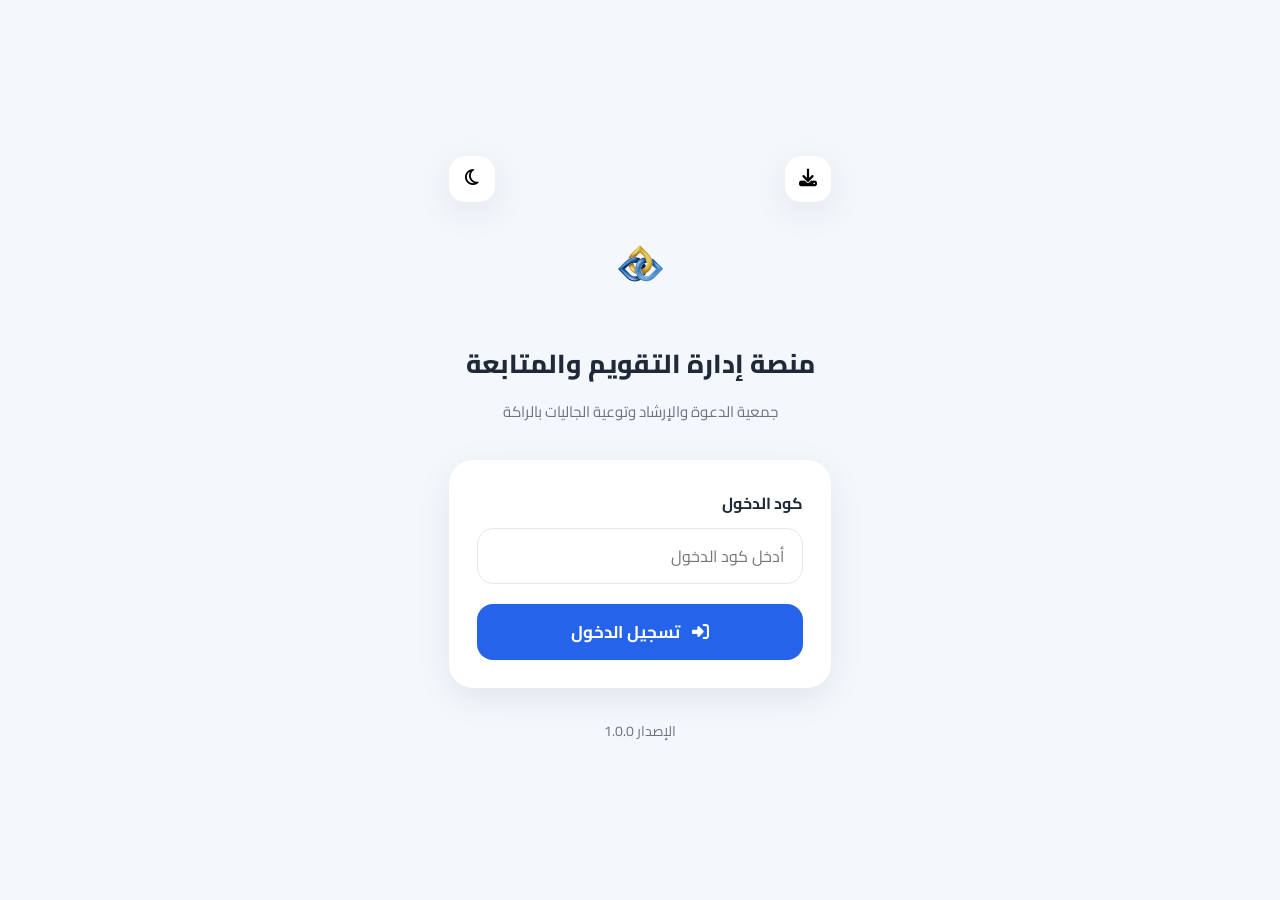
<file: index.html>
<!DOCTYPE html>
<html lang="ar" dir="rtl">

<head>

    <meta charset="UTF-8">

    <meta name="viewport" content="width=device-width, initial-scale=1.0">

    <title>منصة إدارة التقويم والمتابعة</title>

    <link rel="preconnect" href="https://fonts.googleapis.com">

    <link rel="preconnect" href="https://fonts.gstatic.com" crossorigin>

    <link href="https://fonts.googleapis.com/css2?family=Cairo:wght@300;400;600;700;800&display=swap" rel="stylesheet">

    <link rel="stylesheet"
        href="https://cdnjs.cloudflare.com/ajax/libs/font-awesome/6.7.2/css/all.min.css">

    <link rel="stylesheet" href="css/common.css">

    <link rel="stylesheet" href="css/login.css">
    <link rel="stylesheet" href="css/ui.css">

</head>

<body>

    <div class="login-page">

        <!-- Header -->

        <header class="top-bar">

            <button id="installBtn" class="icon-btn">

                <i class="fa-solid fa-download"></i>

            </button>

            <button id="themeBtn" class="icon-btn">

                <i class="fa-regular fa-moon"></i>

            </button>

        </header>

        <!-- Logo -->

        <div class="logo-box">

            <img src="assets/logo.png" alt="شعار الجمعية">

        </div>

        <!-- Title -->

        <div class="title-box">

            <h1>

                منصة إدارة التقويم والمتابعة

            </h1>

            <p>

                جمعية الدعوة والإرشاد وتوعية الجاليات بالراكة

            </p>

        </div>

        <!-- Login Card -->

        <section class="login-card">

            <label>

                كود الدخول

            </label>

            <input

                id="loginCode"

                type="password"

                maxlength="10"

                placeholder="أدخل كود الدخول">

            <button id="loginBtn">

                <i class="fa-solid fa-right-to-bracket"></i>

                تسجيل الدخول

            </button>

        </section>

        <!-- Footer -->

        <footer>

            الإصدار 1.0.0

        </footer>

    </div>

    <script src="js/config.js"></script>

    <script src="js/common.js"></script>

    <script src="js/auth.js"></script>

</body>

</html>
</file>
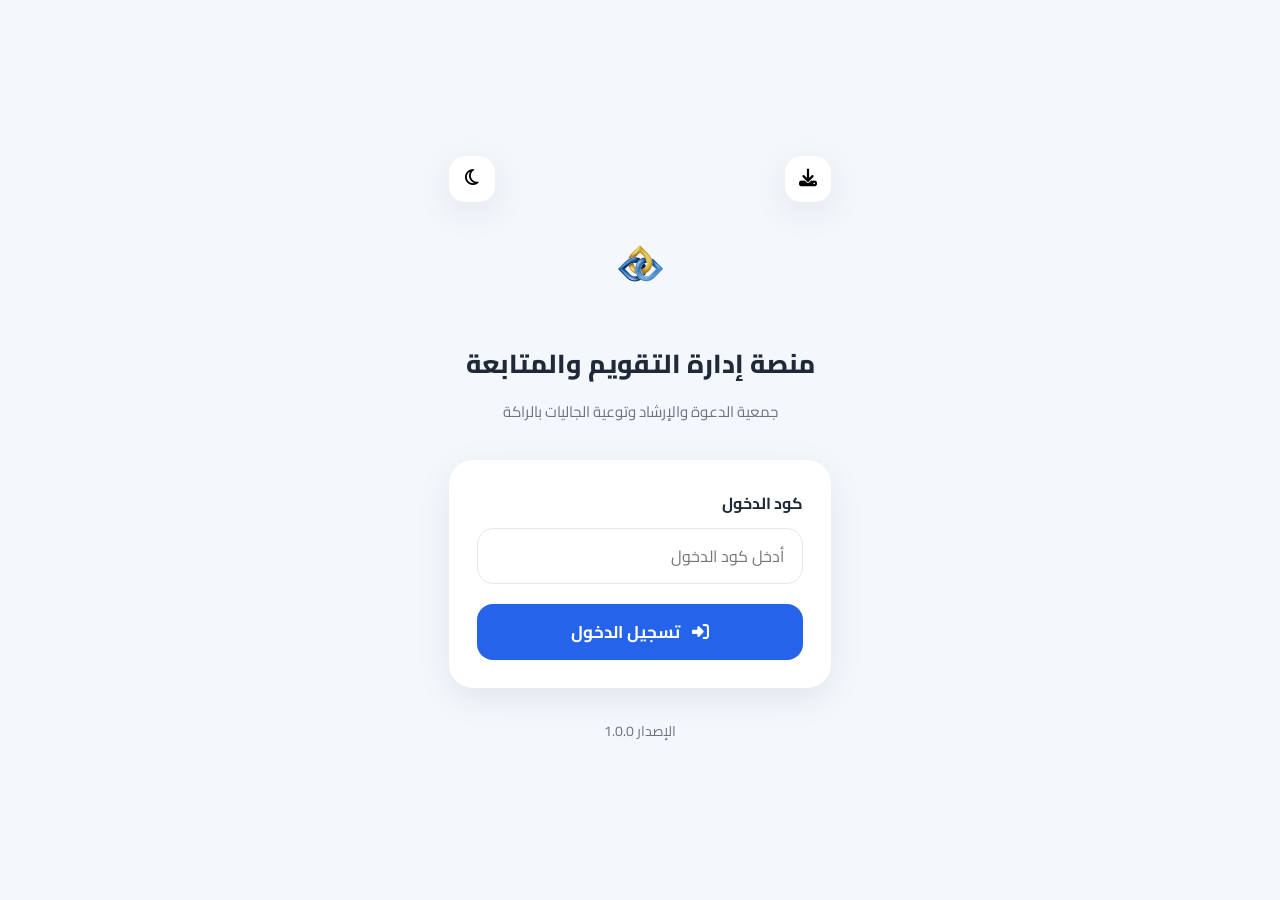
<file: dashboard.html>
<!DOCTYPE html>
<html lang="ar" dir="rtl">

<head>

    <meta charset="UTF-8">

    <meta name="viewport" content="width=device-width, initial-scale=1.0">

    <title>لوحة مدير النظام</title>

    <!-- Google Font -->
    <link rel="preconnect" href="https://fonts.googleapis.com">

    <link rel="preconnect" href="https://fonts.gstatic.com" crossorigin>

    <link href="https://fonts.googleapis.com/css2?family=Cairo:wght@300;400;600;700;800&display=swap" rel="stylesheet">

    <!-- Font Awesome -->
    <link rel="stylesheet"
        href="https://cdnjs.cloudflare.com/ajax/libs/font-awesome/6.7.2/css/all.min.css">

    <!-- CSS -->
    <link rel="stylesheet" href="css/common.css">

    <link rel="stylesheet" href="css/dashboard.css">

</head>

<body>

<div class="dashboard">

    <!-- ================= Header ================= -->

    <header class="header">

        <div class="header-left">

            <img
                src="assets/logo.png"
                alt="Logo"
                class="logo">

        </div>

        <div class="header-center">

            <h1>

                منصة إدارة التقويم والمتابعة

            </h1>

            <span>

                مدير النظام

            </span>

        </div>

        <div class="header-right">

            <button
                id="themeBtn"
                class="icon-btn">

                <i class="fa-regular fa-moon"></i>

            </button>

        </div>

    </header>

    <!-- ================= Date ================= -->

    <section class="datetime-card">

        <div class="time-box">

            <i class="fa-regular fa-clock"></i>

            <div>

                <h2 id="clock">

                    --:--

                </h2>

                <span id="day">

                    الأحد

                </span>

            </div>

        </div>

        <div class="date-box">

            <i class="fa-regular fa-calendar"></i>

            <div>

                <h3 id="date">

                    --

                </h3>

                <span id="hijri">

                    --

                </span>

            </div>

        </div>

    </section>

    <!-- ================= Statistics ================= -->

    <section class="stats">

        <div class="stat-card">

            <div class="stat-icon blue">

                <i class="fa-solid fa-file-lines"></i>

            </div>

            <h2 id="reportsCount">

                0

            </h2>

            <p>

                التقارير

            </p>

        </div>

        <div class="stat-card">

            <div class="stat-icon green">

                <i class="fa-solid fa-users"></i>

            </div>

            <h2 id="employeesCount">

                0

            </h2>

            <p>

                الموظفون

            </p>

        </div>

        <div class="stat-card">

            <div class="stat-icon orange">

                <i class="fa-solid fa-calendar-week"></i>

            </div>

            <h2 id="weekReports">

                0

            </h2>

            <p>

                هذا الأسبوع

            </p>

        </div>

    </section>

    <!-- ================= Last Reports ================= -->

    <section class="reports-card">

        <div class="section-title">

            <h3>

                آخر التقارير

            </h3>

        </div>

        <div id="reportsList">

        </div>

    </section>

</div>

<!-- ================= Bottom Navigation ================= -->

<nav class="bottom-nav">

    <a
        href="dashboard.html"
        class="active">

        <i class="fa-solid fa-house"></i>

        <span>

            الرئيسية

        </span>

    </a>

    <a href="reports.html">

        <i class="fa-solid fa-file-lines"></i>

        <span>

            التقارير

        </span>

    </a>

    <a href="employees.html">

        <i class="fa-solid fa-users"></i>

        <span>

            الموظفون

        </span>

    </a>

    <a href="settings.html">

        <i class="fa-solid fa-gear"></i>

        <span>

            الإعدادات

        </span>

    </a>

</nav>

<script src="js/config.js"></script>

<script src="js/common.js"></script>

<script src="js/api.js"></script>

<script src="js/ui.js"></script>
    
<script src="js/dashboard.js"></script>
</body>

</html>
</file>
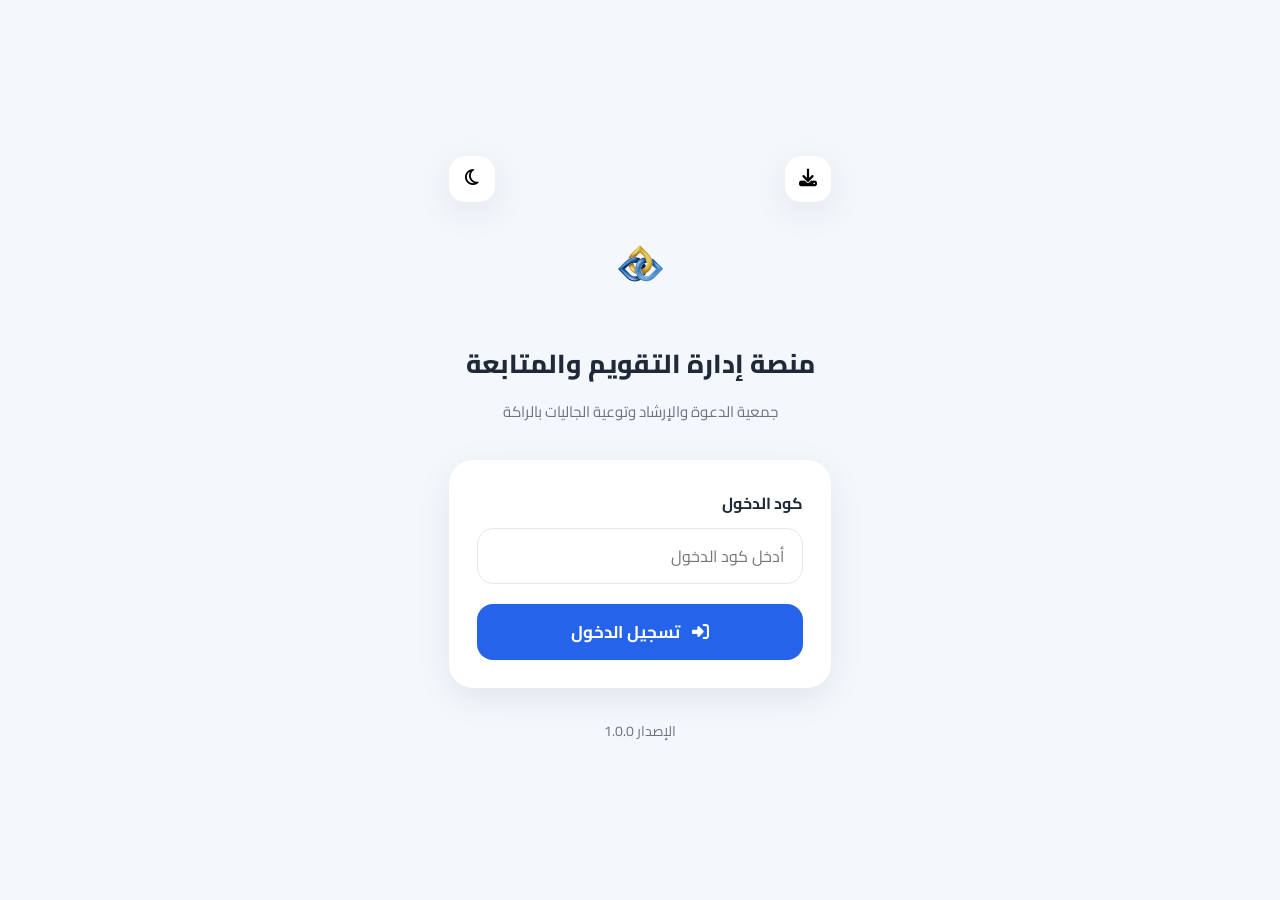
<file: employee.html>
<!DOCTYPE html>
<html lang="ar" dir="rtl">

<head>

<meta charset="UTF-8">

<meta name="viewport" content="width=device-width, initial-scale=1.0">

<title>واجهة الموظف</title>

<link rel="preconnect" href="https://fonts.googleapis.com">

<link rel="preconnect" href="https://fonts.gstatic.com" crossorigin>

<link href="https://fonts.googleapis.com/css2?family=Cairo:wght@300;400;600;700;800&display=swap" rel="stylesheet">

<link rel="stylesheet"
href="https://cdnjs.cloudflare.com/ajax/libs/font-awesome/6.7.2/css/all.min.css">

<link rel="stylesheet" href="css/common.css">

<link rel="stylesheet" href="css/employee.css">

</head>

<body>

<div class="employee-page">

<header class="header">

<div class="header-left">

<img
src="assets/logo.png"
class="logo">

</div>

<div class="header-center">

<h1>

منصة إدارة التقويم والمتابعة

</h1>

<span id="employeeName">

الموظف

</span>

</div>

<div class="header-right">

<button
class="icon-btn"
id="themeBtn">

<i class="fa-regular fa-moon"></i>

</button>

</div>

</header>

<section class="datetime-card">

<div class="time-box">

<i class="fa-regular fa-clock"></i>

<div>

<h2 id="clock">

--:--

</h2>

<span id="day">

الأحد

</span>

</div>

</div>

<div class="date-box">

<i class="fa-regular fa-calendar"></i>

<div>

<h3 id="date">

--

</h3>

<span id="hijri">

--

</span>

</div>

</div>

</section>

<section class="action-card">

<button id="newReport">

<i class="fa-solid fa-file-circle-plus"></i>

<span>

رفع تقرير جديد

</span>

</button>

</section>

<section class="messages-card">

<div class="section-title">

<h3>

رسائل الإدارة

</h3>

</div>

<div id="messagesList">

</div>

</section>

<section class="profile-card">

<div class="section-title">

<h3>

حسابي

</h3>

</div>

<div class="profile-item">

<span>

الاسم

</span>

<strong id="profileName">

—

</strong>

</div>

<div class="profile-item">

<span>

القسم

</span>

<strong id="profileDepartment">

—

</strong>

</div>

<div class="profile-item">

<span>

المسمى الوظيفي

</span>

<strong id="profileJob">

—

</strong>

</div>

</section>

</div>

<nav class="bottom-nav">

<a
href="employee.html"
class="active">

<i class="fa-solid fa-house"></i>

<span>

الرئيسية

</span>

</a>

<a href="reports.html">

<i class="fa-solid fa-file-lines"></i>

<span>

رفع تقرير

</span>

</a>

<a href="#">

<i class="fa-solid fa-envelope"></i>

<span>

الرسائل

</span>

</a>

<a href="#">

<i class="fa-solid fa-user"></i>

<span>

حسابي

</span>

</a>

</nav>

<script src="js/config.js"></script>

<script src="js/common.js"></script>

<script src="js/api.js"></script>

<script src="js/employee.js"></script>

</body>

</html>
</file>
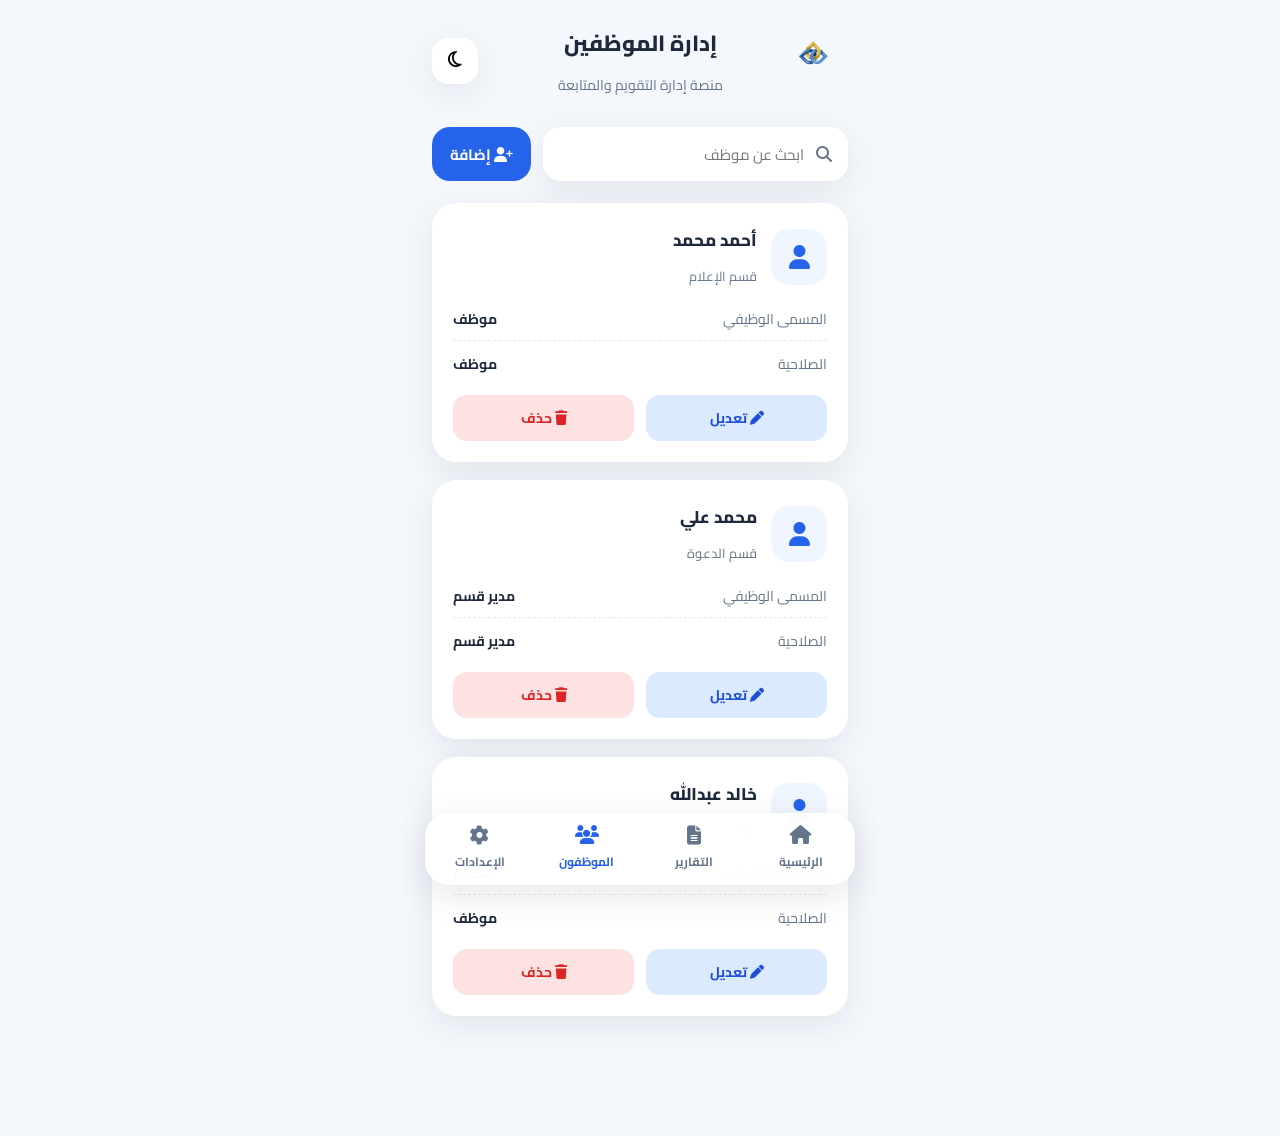
<file: employees.html>
<!DOCTYPE html>
<html lang="ar" dir="rtl">

<head>

<meta charset="UTF-8">

<meta name="viewport" content="width=device-width, initial-scale=1.0">

<title>إدارة الموظفين</title>

<link rel="preconnect" href="https://fonts.googleapis.com">

<link rel="preconnect" href="https://fonts.gstatic.com" crossorigin>

<link href="https://fonts.googleapis.com/css2?family=Cairo:wght@300;400;600;700;800&display=swap" rel="stylesheet">

<link rel="stylesheet"
href="https://cdnjs.cloudflare.com/ajax/libs/font-awesome/6.7.2/css/all.min.css">

<link rel="stylesheet" href="css/common.css">

<link rel="stylesheet" href="css/employees.css">

</head>

<body>

<div class="employees-page">

<header class="header">

<div class="header-left">

<img
src="assets/logo.png"
class="logo"
alt="Logo">

</div>

<div class="header-center">

<h1>

إدارة الموظفين

</h1>

<span>

منصة إدارة التقويم والمتابعة

</span>

</div>

<div class="header-right">

<button
id="themeBtn"
class="icon-btn">

<i class="fa-regular fa-moon"></i>

</button>

</div>

</header>

<section class="search-box">

<div class="search-input">

<i class="fa-solid fa-magnifying-glass"></i>

<input

type="text"

id="searchEmployee"

placeholder="ابحث عن موظف">

</div>

<button id="addEmployee">

<i class="fa-solid fa-user-plus"></i>

إضافة

</button>

</section>

<section id="employeesList">

<!-- بطاقات الموظفين -->

</section>

</div>

<nav class="bottom-nav">

<a href="dashboard.html">

<i class="fa-solid fa-house"></i>

<span>

الرئيسية

</span>

</a>

<a href="reports.html">

<i class="fa-solid fa-file-lines"></i>

<span>

التقارير

</span>

</a>

<a
href="employees.html"
class="active">

<i class="fa-solid fa-users"></i>

<span>

الموظفون

</span>

</a>

<a href="settings.html">

<i class="fa-solid fa-gear"></i>

<span>

الإعدادات

</span>

</a>

</nav>

<script src="js/config.js"></script>

<script src="js/common.js"></script>

<script src="js/api.js"></script>

<script src="js/employees.js"></script>

</body>

</html>
</file>
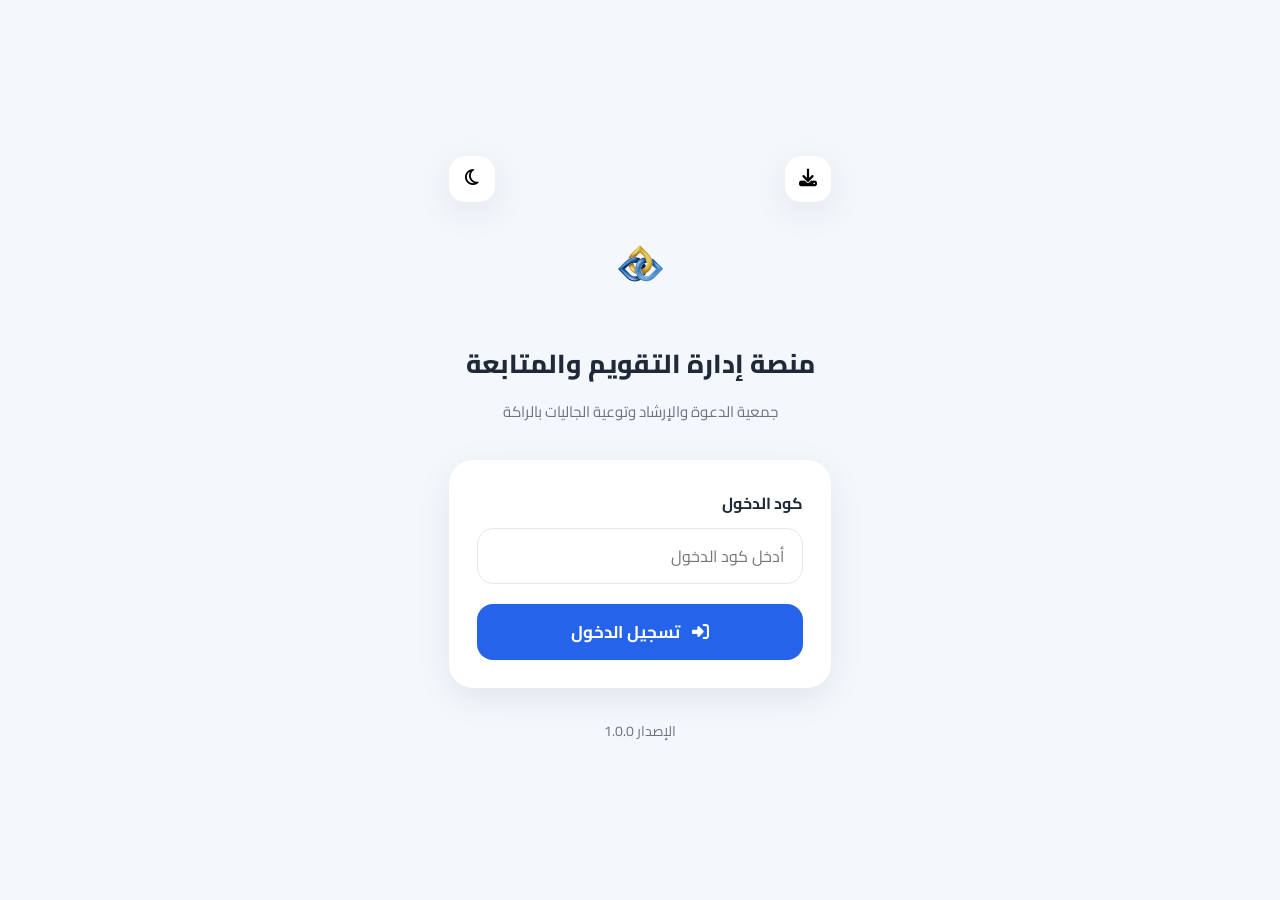
<file: managers.html>
<!DOCTYPE html>
<html lang="ar" dir="rtl">

<head>

    <meta charset="UTF-8">

    <meta name="viewport" content="width=device-width, initial-scale=1.0">

    <title>مدير القسم</title>

    <!-- Google Font -->
    <link rel="preconnect" href="https://fonts.googleapis.com">

    <link rel="preconnect" href="https://fonts.gstatic.com" crossorigin>

    <link href="https://fonts.googleapis.com/css2?family=Cairo:wght@300;400;600;700;800&display=swap" rel="stylesheet">

    <!-- Font Awesome -->
    <link rel="stylesheet"
        href="https://cdnjs.cloudflare.com/ajax/libs/font-awesome/6.7.2/css/all.min.css">

    <!-- CSS -->
    <link rel="stylesheet" href="css/common.css">
    <link rel="stylesheet" href="css/managers.css">

</head>

<body>

<div class="dashboard">

    <!-- Header -->

    <header class="header">

        <div class="header-left">

            <img src="assets/logo.png" class="logo" alt="Logo">

        </div>

        <div class="header-center">

            <h1>

                منصة إدارة التقويم والمتابعة

            </h1>

            <span id="departmentName">

                مدير قسم الإعلام

            </span>

        </div>

        <div class="header-right">

            <button class="icon-btn" id="themeBtn">

                <i class="fa-regular fa-moon"></i>

            </button>

        </div>

    </header>

    <!-- Time -->

    <section class="datetime-card">

        <div class="time-box">

            <i class="fa-regular fa-clock"></i>

            <div>

                <h2 id="clock">

                    --:--

                </h2>

                <span id="day">

                    الأحد

                </span>

            </div>

        </div>

        <div class="date-box">

            <i class="fa-regular fa-calendar"></i>

            <div>

                <h3 id="date">

                    --

                </h3>

                <span id="hijri">

                    --

                </span>

            </div>

        </div>

    </section>

    <!-- Statistics -->

    <section class="stats">

        <div class="stat-card">

            <div class="stat-icon blue">

                <i class="fa-solid fa-file-lines"></i>

            </div>

            <h2 id="reportsCount">

                0

            </h2>

            <p>

                تقارير القسم

            </p>

        </div>

        <div class="stat-card">

            <div class="stat-icon green">

                <i class="fa-solid fa-users"></i>

            </div>

            <h2 id="employeesCount">

                0

            </h2>

            <p>

                موظفو القسم

            </p>

        </div>

        <div class="stat-card">

            <div class="stat-icon orange">

                <i class="fa-solid fa-calendar-week"></i>

            </div>

            <h2 id="weekReports">

                0

            </h2>

            <p>

                هذا الأسبوع

            </p>

        </div>

    </section>

    <!-- Latest Reports -->

    <section class="reports-card">

        <div class="section-title">

            <h3>

                آخر تقارير القسم

            </h3>

        </div>

        <div id="reportsList">

        </div>

    </section>

</div>

<!-- Bottom Navigation -->

<nav class="bottom-nav">

    <a href="managers.html" class="active">

        <i class="fa-solid fa-house"></i>

        <span>

            الرئيسية

        </span>

    </a>

    <a href="reports.html">

        <i class="fa-solid fa-file-lines"></i>

        <span>

            التقارير

        </span>

    </a>

    <a href="employee.html">

        <i class="fa-solid fa-users"></i>

        <span>

            الموظفون

        </span>

    </a>

    <a href="index.html">

        <i class="fa-solid fa-right-from-bracket"></i>

        <span>

            خروج

        </span>

    </a>

</nav>

<script src="js/config.js"></script>

<script src="js/common.js"></script>

<script src="js/api.js"></script>

<script src="js/managers.js"></script>

</body>

</html>
</file>
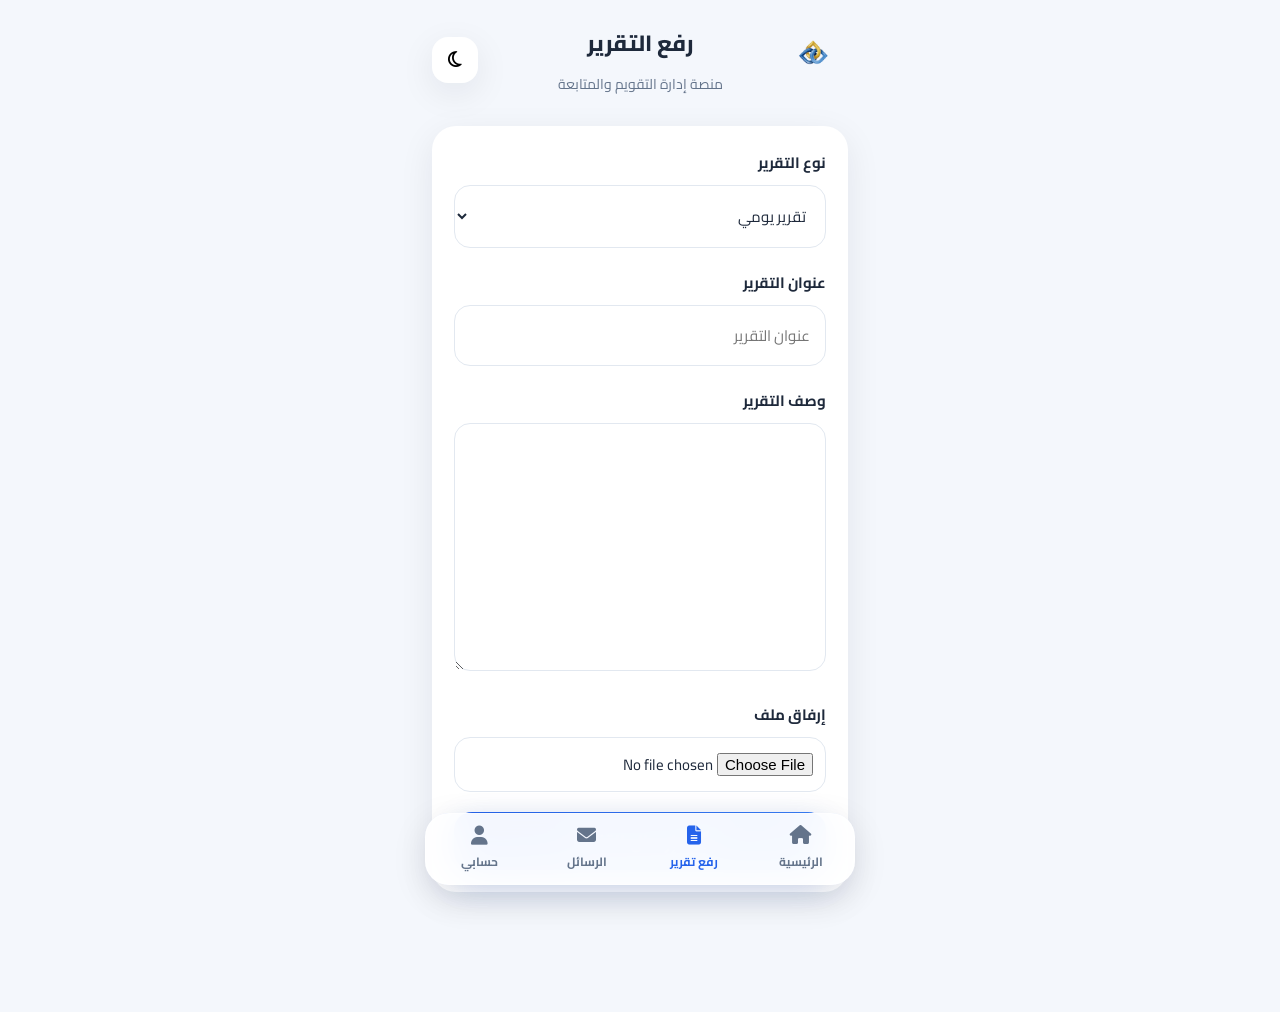
<file: reports.html>
<!DOCTYPE html>
<html lang="ar" dir="rtl">

<head>

<meta charset="UTF-8">

<meta name="viewport" content="width=device-width, initial-scale=1.0">

<title>رفع تقرير</title>

<link rel="preconnect" href="https://fonts.googleapis.com">

<link rel="preconnect" href="https://fonts.gstatic.com" crossorigin>

<link href="https://fonts.googleapis.com/css2?family=Cairo:wght@300;400;600;700;800&display=swap" rel="stylesheet">

<link rel="stylesheet"
href="https://cdnjs.cloudflare.com/ajax/libs/font-awesome/6.7.2/css/all.min.css">

<link rel="stylesheet" href="css/common.css">

<link rel="stylesheet" href="css/reports.css">

</head>

<body>

<div class="report-page">

<header class="header">

<div class="header-left">

<img src="assets/logo.png"
class="logo"
alt="Logo">

</div>

<div class="header-center">

<h1>

رفع التقرير

</h1>

<span>

منصة إدارة التقويم والمتابعة

</span>

</div>

<div class="header-right">
<div id="reportsContent"></div>

<button
id="themeBtn"
class="icon-btn">

<i class="fa-regular fa-moon"></i>

</button>

</div>

</header>


<section class="report-card">

<div class="input-group">

<label>

نوع التقرير

</label>

<select id="reportType">

<option>

تقرير يومي

</option>

<option>

تقرير أسبوعي

</option>

<option>

تقرير شهري

</option>

</select>

</div>

<div class="input-group">

<label>

عنوان التقرير

</label>

<input

type="text"

id="reportTitle"

placeholder="عنوان التقرير">

</div>

<div class="input-group">

<label>

وصف التقرير

</label>

<textarea

id="reportDescription"

rows="8"

placeholder="اكتب التقرير هنا...">

</textarea>

</div>

<div class="input-group">

<label>

إرفاق ملف

</label>

<input

type="file"

id="reportFile"

accept=".pdf,.jpg,.jpeg,.png">

</div>

<button
id="submitReport"
class="submit-btn">

<i class="fa-solid fa-paper-plane"></i>

إرسال التقرير

</button>

</section>

</div>

<nav class="bottom-nav">

<a href="employee.html">

<i class="fa-solid fa-house"></i>

<span>

الرئيسية

</span>

</a>

<a
href="reports.html"
class="active">

<i class="fa-solid fa-file-lines"></i>

<span>

رفع تقرير

</span>

</a>

<a href="#">

<i class="fa-solid fa-envelope"></i>

<span>

الرسائل

</span>

</a>

<a href="#">

<i class="fa-solid fa-user"></i>

<span>

حسابي

</span>

</a>

</nav>

<script src="js/config.js"></script>

<script src="js/common.js"></script>

<script src="js/api.js"></script>

<script src="js/reports.js"></script>

</body>

</html>
</file>
<file: css/common.css>

</file>
<file: css/login.css>
/* ==========================================
   Login Page
========================================== */

:root{

    --primary:#2563eb;
    --primary-hover:#1d4ed8;

    --background:#f4f7fc;
    --card:#ffffff;

    --text:#1f2937;
    --muted:#6b7280;

    --border:#e5e7eb;

    --shadow:0 10px 35px rgba(15,23,42,.08);

    --radius:24px;

}

*{

    margin:0;
    padding:0;
    box-sizing:border-box;

}

body{

    font-family:"Cairo",sans-serif;

    background:var(--background);

    color:var(--text);

    min-height:100vh;

}

.login-page{

    width:100%;
    max-width:430px;

    margin:auto;

    min-height:100vh;

    display:flex;

    flex-direction:column;

    justify-content:center;

    padding:24px;

}

/* ==========================
Top Bar
========================== */

.top-bar{

    display:flex;

    justify-content:space-between;

    align-items:center;

    margin-bottom:30px;

}

.icon-btn{

    width:46px;

    height:46px;

    border:none;

    border-radius:16px;

    background:#fff;

    box-shadow:var(--shadow);

    cursor:pointer;

    transition:.25s;

    font-size:18px;

}

.icon-btn:hover{

    transform:translateY(-2px);

}

/* ==========================
Logo
========================== */

.logo-box{

    text-align:center;

    margin-bottom:25px;

}

.logo-box img{

    width:110px;

    max-width:100%;

}

/* ==========================
Title
========================== */

.title-box{

    text-align:center;

    margin-bottom:35px;

}

.title-box h1{

    font-size:26px;

    font-weight:800;

    margin-bottom:10px;

}

.title-box p{

    color:var(--muted);

    line-height:1.8;

    font-size:15px;

}

/* ==========================
Card
========================== */

.login-card{

    background:var(--card);

    border-radius:var(--radius);

    padding:28px;

    box-shadow:var(--shadow);

}

.login-card label{

    display:block;

    margin-bottom:10px;

    font-weight:700;

}

.login-card input{

    width:100%;

    height:56px;

    border:1px solid var(--border);

    border-radius:16px;

    padding:0 18px;

    font-family:inherit;

    font-size:16px;

    outline:none;

    transition:.25s;

}

.login-card input:focus{

    border-color:var(--primary);

}

.login-card button{

    width:100%;

    height:56px;

    border:none;

    border-radius:16px;

    margin-top:20px;

    background:var(--primary);

    color:#fff;

    font-family:inherit;

    font-size:17px;

    font-weight:700;

    cursor:pointer;

    transition:.25s;

}

.login-card button:hover{

    background:var(--primary-hover);

}

.login-card button i{

    margin-left:8px;

}

/* ==========================
Footer
========================== */

footer{

    margin-top:30px;

    text-align:center;

    color:var(--muted);

    font-size:14px;

}

/* ==========================
Mobile
========================== */

@media(max-width:480px){

.login-page{

padding:18px;

}

.logo-box img{

width:95px;

}

.title-box h1{

font-size:22px;

}

.login-card{

padding:22px;

}

}
</file>
<file: css/ui.css>
/* ==========================================
   UI Library
   Version : 1.0
========================================== */

/* ==========================================
Toast
========================================== */

#toast{

    position:fixed;

    top:25px;

    left:50%;

    transform:translateX(-50%) translateY(-30px);

    min-width:280px;

    max-width:90%;

    padding:16px 20px;

    border-radius:18px;

    color:#fff;

    font-family:"Cairo",sans-serif;

    font-size:15px;

    font-weight:700;

    text-align:center;

    opacity:0;

    visibility:hidden;

    transition:.30s;

    z-index:99999;

    box-shadow:0 15px 40px rgba(0,0,0,.18);

}

#toast.show{

    opacity:1;

    visibility:visible;

    transform:translateX(-50%) translateY(0);

}

#toast.success{

    background:#16A34A;

}

#toast.error{

    background:#DC2626;

}

#toast.warning{

    background:#F59E0B;

}

#toast.info{

    background:#2563EB;

}
/* ==========================================
Loading Button
========================================== */

button:disabled{

    opacity:.8;

    cursor:not-allowed;

}

.fa-spinner{

    margin-left:8px;

}

/* ==========================================
Animations
========================================== */

.fade-in{

    animation:fadeIn .35s ease;

}

@keyframes fadeIn{

    from{

        opacity:0;

        transform:translateY(12px);

    }

    to{

        opacity:1;

        transform:translateY(0);

    }

}

.scale-in{

    animation:scaleIn .25s ease;

}

@keyframes scaleIn{

    from{

        opacity:0;

        transform:scale(.92);

    }

    to{

        opacity:1;

        transform:scale(1);

    }

}
</file>
<file: css/dashboard.css>
/* ==========================================
   Dashboard
========================================== */

:root{

    --primary:#2563EB;
    --primary-dark:#1D4ED8;

    --success:#22C55E;
    --warning:#F59E0B;

    --bg:#F5F7FB;
    --card:#FFFFFF;

    --text:#1E293B;
    --muted:#64748B;

    --border:#E2E8F0;

    --shadow:0 10px 30px rgba(15,23,42,.08);

    --radius:22px;

}

body{

    margin:0;

    background:var(--bg);

    font-family:"Cairo",sans-serif;

    color:var(--text);

    overflow-x:hidden;

}

.dashboard{

    width:100%;

    max-width:460px;

    margin:auto;

    padding:18px;

    padding-bottom:110px;

}

/* ==========================
Header
========================== */

.header{

    display:flex;

    align-items:center;

    justify-content:space-between;

    margin-bottom:25px;

}

.header-left{

    width:65px;

}

.logo{

    width:58px;

    display:block;

}

.header-center{

    flex:1;

    text-align:center;

}

.header-center h1{

    margin:0;

    font-size:20px;

    font-weight:800;

}

.header-center span{

    color:var(--muted);

    font-size:13px;

}

.header-right{

    width:65px;

    display:flex;

    justify-content:flex-end;

}

.icon-btn{

    width:46px;

    height:46px;

    border:none;

    border-radius:16px;

    background:#fff;

    box-shadow:var(--shadow);

    cursor:pointer;

    transition:.25s;

    font-size:18px;

}

.icon-btn:hover{

    transform:translateY(-2px);

}

/* ==========================
Date Card
========================== */

.datetime-card{

    display:grid;

    grid-template-columns:1fr 1fr;

    gap:15px;

    margin-bottom:22px;

}

.time-box,

.date-box{

    background:var(--card);

    border-radius:22px;

    padding:16px 10px;

    box-shadow:var(--shadow);

    display:flex;

    align-items:center;

    gap:14px;

}

.time-box i,

.date-box i{

    font-size:24px;

    color:var(--primary);

}

.time-box h2{

    margin:0;

    font-size:26px;

    font-weight:800;

}

.time-box span{

    color:var(--muted);

    font-size:13px;

}

.date-box h3{

    margin:0;

    font-size:16px;

}

.date-box span{

    display:block;

    margin-top:5px;

    color:var(--muted);

    font-size:13px;

}
/* ==========================
Statistics
========================== */

.stats{

    display:grid;

    grid-template-columns:repeat(3,1fr);

    gap:14px;

    margin-bottom:24px;

}

.stat-card{

    background:var(--card);

    border-radius:22px;

    padding:18px 10px;

    text-align:center;

    box-shadow:var(--shadow);

    transition:.25s;

}

.stat-card:hover{

    transform:translateY(-3px);

}

.stat-icon{

    width:52px;

    height:52px;

    margin:auto;

    border-radius:18px;

    display:flex;

    justify-content:center;

    align-items:center;

    color:#fff;

    font-size:20px;

    margin-bottom:14px;

}

.blue{

    background:#2563EB;

}

.green{

    background:#22C55E;

}

.orange{

    background:#F59E0B;

}

.stat-card h2{

    margin:0;

    font-size:28px;

    font-weight:800;

}

.stat-card p{

    margin-top:8px;

    color:var(--muted);

    font-size:14px;

}

/* ==========================
Last Reports
========================== */

.reports-card{

    background:var(--card);

    border-radius:24px;

    padding:22px;

    box-shadow:var(--shadow);

}

.section-title{

    margin-bottom:18px;

}

.section-title h3{

    margin:0;

    font-size:18px;

    font-weight:700;

}

.report-item{

    display:flex;

    justify-content:space-between;

    align-items:center;

    padding:16px 0;

    border-bottom:1px solid var(--border);

}

.report-item:last-child{

    border-bottom:none;

}

.report-left{

    display:flex;

    align-items:center;

    gap:14px;

}

.report-avatar{

    width:44px;

    height:44px;

    border-radius:14px;

    background:#EFF6FF;

    display:flex;

    justify-content:center;

    align-items:center;

    color:#2563EB;

    font-size:18px;

}

.report-info h4{

    margin:0;

    font-size:15px;

    font-weight:700;

}

.report-info span{

    color:var(--muted);

    font-size:13px;

}

.report-status{

    padding:6px 12px;

    border-radius:30px;

    background:#DCFCE7;

    color:#15803D;

    font-size:12px;

    font-weight:700;

}
/* ==========================
Bottom Navigation
========================== */

.bottom-nav{

    position:fixed;

    bottom:15px;

    left:50%;

    transform:translateX(-50%);

    width:calc(100% - 30px);

    max-width:430px;

    height:72px;

    background:rgba(255,255,255,.95);

    backdrop-filter:blur(18px);

    border:1px solid rgba(255,255,255,.5);

    border-radius:22px;

    box-shadow:0 10px 35px rgba(15,23,42,.12);

    display:flex;

    justify-content:space-around;

    align-items:center;

    z-index:999;

}

.bottom-nav a{

    flex:1;

    display:flex;

    flex-direction:column;

    align-items:center;

    justify-content:center;

    gap:4px;

    text-decoration:none;

    color:#64748B;

    transition:.25s;

}

.bottom-nav a i{

    font-size:20px;

}

.bottom-nav a span{

    font-size:12px;

    font-weight:600;

}

.bottom-nav a.active{

    color:var(--primary);

}

.bottom-nav a:hover{

    color:var(--primary);

}

/* ==========================
Dark Mode
========================== */

body[data-theme="dark"]{

    --bg:#0F172A;

    --card:#1E293B;

    --text:#F8FAFC;

    --muted:#CBD5E1;

    --border:#334155;

    --shadow:none;

}

body[data-theme="dark"] .icon-btn{

    background:#1E293B;

    color:#fff;

}

body[data-theme="dark"] .bottom-nav{

    background:rgba(30,41,59,.92);

    border-color:#334155;

}

/* ==========================
Responsive
========================== */

@media (max-width:480px){

    .dashboard{

        padding:16px;

        padding-bottom:110px;

    }

    .header-center h1{

        font-size:17px;

    }

    .stats{

        gap:10px;

    }

    .stat-card{

        padding:14px 8px;

    }

    .stat-card h2{

        font-size:22px;

    }

    .datetime-card{

        grid-template-columns:1fr;

    }

}
</file>
<file: css/employee.css>
/* ==========================================
   Employee Dashboard
========================================== */

:root{

    --primary:#2563EB;
    --primary-dark:#1D4ED8;

    --success:#22C55E;

    --background:#F4F7FC;
    --card:#FFFFFF;

    --text:#1E293B;
    --muted:#64748B;

    --border:#E2E8F0;

    --shadow:0 10px 35px rgba(15,23,42,.08);

    --radius:22px;

}

*{

    margin:0;

    padding:0;

    box-sizing:border-box;

}

body{

    background:var(--background);

    color:var(--text);

    font-family:"Cairo",sans-serif;

    overflow-x:hidden;

}

.employee-page{

    width:100%;

    max-width:460px;

    margin:auto;

    min-height:100vh;

    padding:22px;

    padding-bottom:120px;

}

/* ==========================
Header
========================== */

.header{

    display:flex;

    justify-content:space-between;

    align-items:center;

    margin-bottom:28px;

}

.header-left{

    width:72px;

}

.logo{

    width:70px;

}

.header-center{

    flex:1;

    text-align:center;

}

.header-center h1{

    font-size:21px;

    font-weight:800;

    margin-bottom:5px;

}

.header-center span{

    font-size:14px;

    color:var(--muted);

}

.header-right{

    width:72px;

    display:flex;

    justify-content:flex-end;

}

.icon-btn{

    width:46px;

    height:46px;

    border:none;

    border-radius:16px;

    background:#fff;

    box-shadow:var(--shadow);

    cursor:pointer;

    font-size:18px;

}

/* ==========================
Date Card
========================== */

.datetime-card{

    display:grid;

    grid-template-columns:1fr 1fr;

    gap:15px;

    margin-bottom:24px;

}

.time-box,

.date-box{

    background:#fff;

    border-radius:22px;

    padding:18px;

    display:flex;

    align-items:center;

    gap:14px;

    box-shadow:var(--shadow);

}

.time-box i,

.date-box i{

    color:var(--primary);

    font-size:22px;

}

.time-box h2{

    font-size:30px;

    font-weight:800;

}

.time-box span,

.date-box span{

    color:var(--muted);

    font-size:13px;

}

.date-box h3{

    font-size:16px;

}
/* ==========================================
Action Card
========================================== */

.action-card{

    margin-bottom:22px;

}

.action-card button{

    width:100%;

    border:none;

    background:linear-gradient(135deg,#2563EB,#3B82F6);

    color:#fff;

    border-radius:24px;

    padding:22px;

    cursor:pointer;

    display:flex;

    align-items:center;

    justify-content:center;

    gap:14px;

    font-family:"Cairo",sans-serif;

    font-size:20px;

    font-weight:700;

    box-shadow:0 12px 30px rgba(37,99,235,.25);

    transition:.30s;

}

.action-card button:hover{

    transform:translateY(-4px);

}

.action-card button i{

    font-size:28px;

}

/* ==========================================
Messages
========================================== */

.messages-card{

    background:#fff;

    border-radius:24px;

    padding:22px;

    margin-bottom:22px;

    box-shadow:var(--shadow);

}

.section-title{

    margin-bottom:18px;

}

.section-title h3{

    font-size:18px;

    font-weight:700;

}

.message-item{

    display:flex;

    gap:14px;

    align-items:flex-start;

    padding:16px 0;

    border-bottom:1px solid var(--border);

}

.message-item:last-child{

    border-bottom:none;

}

.message-icon{

    width:46px;

    height:46px;

    border-radius:16px;

    background:#EFF6FF;

    display:flex;

    justify-content:center;

    align-items:center;

    color:#2563EB;

    font-size:18px;

    flex-shrink:0;

}

.message-content{

    flex:1;

}

.message-content h4{

    font-size:15px;

    margin-bottom:6px;

}

.message-content p{

    color:var(--muted);

    font-size:13px;

    line-height:1.7;

}

.message-date{

    margin-top:8px;

    color:#94A3B8;

    font-size:12px;

}

/* ==========================================
Profile
========================================== */

.profile-card{

    background:#fff;

    border-radius:24px;

    padding:22px;

    box-shadow:var(--shadow);

}

.profile-item{

    display:flex;

    justify-content:space-between;

    align-items:center;

    padding:15px 0;

    border-bottom:1px solid var(--border);

}

.profile-item:last-child{

    border-bottom:none;

}

.profile-item span{

    color:var(--muted);

    font-size:14px;

}

.profile-item strong{

    font-size:15px;

    font-weight:700;

}
/* ==========================================
Bottom Navigation
========================================== */

.bottom-nav{

    position:fixed;

    bottom:15px;

    left:50%;

    transform:translateX(-50%);

    width:calc(100% - 30px);

    max-width:430px;

    height:72px;

    background:rgba(255,255,255,.95);

    backdrop-filter:blur(18px);

    border-radius:24px;

    border:1px solid rgba(255,255,255,.50);

    box-shadow:0 10px 35px rgba(15,23,42,.10);

    display:flex;

    justify-content:space-around;

    align-items:center;

    z-index:999;

}

.bottom-nav a{

    flex:1;

    display:flex;

    flex-direction:column;

    justify-content:center;

    align-items:center;

    gap:5px;

    text-decoration:none;

    color:var(--muted);

    transition:.30s;

}

.bottom-nav a i{

    font-size:19px;

}

.bottom-nav a span{

    font-size:12px;

    font-weight:700;

}

.bottom-nav a.active{

    color:var(--primary);

}

.bottom-nav a:hover{

    color:var(--primary);

}

/* ==========================================
Dark Mode
========================================== */

body[data-theme="dark"]{

    --background:#0F172A;

    --card:#1E293B;

    --text:#F8FAFC;

    --muted:#CBD5E1;

    --border:#334155;

    --shadow:none;

}

body[data-theme="dark"] .icon-btn{

    background:#334155;

    color:#fff;

}

body[data-theme="dark"] .messages-card,

body[data-theme="dark"] .profile-card,

body[data-theme="dark"] .time-box,

body[data-theme="dark"] .date-box{

    background:#1E293B;

}

body[data-theme="dark"] .message-icon{

    background:#334155;

    color:#60A5FA;

}

body[data-theme="dark"] .bottom-nav{

    background:rgba(30,41,59,.95);

    border-color:#334155;

}

/* ==========================================
Responsive
========================================== */

@media (max-width:480px){

    .employee-page{

        padding:16px;

        padding-bottom:110px;

    }

    .header-center h1{

        font-size:18px;

    }

    .logo{

        width:60px;

    }

    .datetime-card{

        grid-template-columns:1fr;

    }

    .action-card button{

        padding:18px;

        font-size:18px;

    }

    .action-card button i{

        font-size:24px;

    }

}
</file>
<file: css/employees.css>
/* ==========================================
   Employees Page
========================================== */

:root{

    --primary:#2563EB;
    --primary-dark:#1D4ED8;

    --success:#22C55E;
    --danger:#EF4444;

    --background:#F4F7FC;
    --card:#FFFFFF;

    --text:#1E293B;
    --muted:#64748B;

    --border:#E2E8F0;

    --shadow:0 10px 35px rgba(15,23,42,.08);

    --radius:22px;

}

*{

    margin:0;
    padding:0;
    box-sizing:border-box;

}

body{

    font-family:"Cairo",sans-serif;

    background:var(--background);

    color:var(--text);

    overflow-x:hidden;

}

.employees-page{

    width:100%;
    max-width:460px;

    margin:auto;

    min-height:100vh;

    padding:22px;

    padding-bottom:120px;

}

/* ==========================================
Header
========================================== */

.header{

    display:flex;

    justify-content:space-between;

    align-items:center;

    margin-bottom:28px;

}

.header-left{

    width:72px;

}

.logo{

    width:70px;

}

.header-center{

    flex:1;

    text-align:center;

}

.header-center h1{

    font-size:22px;

    font-weight:800;

    margin-bottom:5px;

}

.header-center span{

    color:var(--muted);

    font-size:14px;

}

.header-right{

    width:72px;

    display:flex;

    justify-content:flex-end;

}

.icon-btn{

    width:46px;

    height:46px;

    border:none;

    border-radius:16px;

    background:#fff;

    box-shadow:var(--shadow);

    cursor:pointer;

    font-size:18px;

}

/* ==========================================
Search
========================================== */

.search-box{

    display:flex;

    gap:12px;

    margin-bottom:22px;

}

.search-input{

    flex:1;

    display:flex;

    align-items:center;

    gap:12px;

    background:#fff;

    border-radius:18px;

    padding:0 16px;

    box-shadow:var(--shadow);

}

.search-input i{

    color:var(--muted);

}

.search-input input{

    flex:1;

    height:54px;

    border:none;

    outline:none;

    background:transparent;

    font-family:"Cairo",sans-serif;

    font-size:15px;

}

#addEmployee{

    border:none;

    background:var(--primary);

    color:#fff;

    border-radius:18px;

    padding:0 18px;

    font-family:"Cairo",sans-serif;

    font-size:15px;

    font-weight:700;

    cursor:pointer;

}
/* ==========================================
Employee Cards
========================================== */

#employeesList{

    display:flex;

    flex-direction:column;

    gap:18px;

}

.employee-card{

    background:#fff;

    border-radius:24px;

    padding:20px;

    box-shadow:var(--shadow);

    transition:.25s;

    border:1px solid transparent;

}

.employee-card:hover{

    transform:translateY(-3px);

    border-color:#DBEAFE;

}

.employee-header{

    display:flex;

    justify-content:space-between;

    align-items:center;

    margin-bottom:16px;

}

.employee-avatar{

    width:56px;

    height:56px;

    border-radius:18px;

    background:#EFF6FF;

    color:var(--primary);

    display:flex;

    justify-content:center;

    align-items:center;

    font-size:24px;

}

.employee-name{

    flex:1;

    margin-right:14px;

}

.employee-name h3{

    font-size:17px;

    font-weight:800;

    margin-bottom:4px;

}

.employee-name span{

    font-size:13px;

    color:var(--muted);

}

.employee-info{

    display:flex;

    flex-direction:column;

    gap:10px;

    margin-bottom:18px;

}

.info-row{

    display:flex;

    justify-content:space-between;

    align-items:center;

    padding-bottom:8px;

    border-bottom:1px dashed var(--border);

}

.info-row:last-child{

    border-bottom:none;

    padding-bottom:0;

}

.info-label{

    color:var(--muted);

    font-size:14px;

}

.info-value{

    font-size:14px;

    font-weight:700;

}

.employee-actions{

    display:flex;

    gap:12px;

}

.employee-actions button{

    flex:1;

    height:46px;

    border:none;

    border-radius:14px;

    cursor:pointer;

    font-family:"Cairo",sans-serif;

    font-size:14px;

    font-weight:700;

    transition:.25s;

}

.edit-btn{

    background:#DBEAFE;

    color:#1D4ED8;

}

.edit-btn:hover{

    background:#BFDBFE;

}

.delete-btn{

    background:#FEE2E2;

    color:#DC2626;

}

.delete-btn:hover{

    background:#FECACA;

}
/* ==========================================
Bottom Navigation
========================================== */

.bottom-nav{

    position:fixed;

    bottom:15px;

    left:50%;

    transform:translateX(-50%);

    width:calc(100% - 30px);

    max-width:430px;

    height:72px;

    background:rgba(255,255,255,.95);

    backdrop-filter:blur(18px);

    border:1px solid rgba(255,255,255,.50);

    border-radius:24px;

    box-shadow:0 10px 35px rgba(15,23,42,.10);

    display:flex;

    justify-content:space-around;

    align-items:center;

    z-index:999;

}

.bottom-nav a{

    flex:1;

    display:flex;

    flex-direction:column;

    justify-content:center;

    align-items:center;

    gap:5px;

    text-decoration:none;

    color:var(--muted);

    transition:.25s;

}

.bottom-nav a i{

    font-size:19px;

}

.bottom-nav a span{

    font-size:12px;

    font-weight:700;

}

.bottom-nav a.active{

    color:var(--primary);

}

.bottom-nav a:hover{

    color:var(--primary);

}

/* ==========================================
Dark Mode
========================================== */

body[data-theme="dark"]{

    --background:#0F172A;

    --card:#1E293B;

    --text:#F8FAFC;

    --muted:#CBD5E1;

    --border:#334155;

    --shadow:none;

}

body[data-theme="dark"] .employee-card,

body[data-theme="dark"] .search-input{

    background:#1E293B;

}

body[data-theme="dark"] .search-input input{

    color:#FFFFFF;

}

body[data-theme="dark"] .employee-avatar{

    background:#334155;

    color:#60A5FA;

}

body[data-theme="dark"] .icon-btn{

    background:#334155;

    color:#FFFFFF;

}

body[data-theme="dark"] .bottom-nav{

    background:rgba(30,41,59,.95);

    border-color:#334155;

}

/* ==========================================
Responsive
========================================== */

@media (max-width:480px){

    .employees-page{

        padding:16px;

        padding-bottom:110px;

    }

    .header-center h1{

        font-size:18px;

    }

    .logo{

        width:60px;

    }

    .search-box{

        flex-direction:column;

    }

    #addEmployee{

        height:52px;

    }

    .employee-actions{

        flex-direction:column;

    }

}
</file>
<file: css/managers.css>
/* ==========================================
   Manager Dashboard
   Version : 1.0
========================================== */

:root{

    --primary:#2563EB;
    --primary-dark:#1D4ED8;

    --success:#22C55E;
    --warning:#F59E0B;
    --danger:#EF4444;

    --background:#F4F7FC;
    --card:#FFFFFF;

    --text:#1E293B;
    --muted:#64748B;

    --border:#E2E8F0;

    --shadow:0 10px 35px rgba(15,23,42,.08);

    --radius:22px;

}

*{

    margin:0;

    padding:0;

    box-sizing:border-box;

}

body{

    font-family:"Cairo",sans-serif;

    background:var(--background);

    color:var(--text);

    direction:rtl;

    overflow-x:hidden;

}

.dashboard{

    width:100%;

    max-width:460px;

    margin:auto;

    min-height:100vh;

    padding:22px;

    padding-bottom:120px;

}

/* ==========================================
Header
========================================== */

.header{

    display:flex;

    align-items:center;

    justify-content:space-between;

    margin-bottom:28px;

}

.header-left{

    width:72px;

}

.logo{

    width:70px;

    display:block;

}

.header-center{

    flex:1;

    text-align:center;

}

.header-center h1{

    font-size:22px;

    font-weight:800;

    margin-bottom:5px;

}

.header-center span{

    color:var(--muted);

    font-size:14px;

    font-weight:600;

}

.header-right{

    width:72px;

    display:flex;

    justify-content:flex-end;

}

.icon-btn{

    width:46px;

    height:46px;

    border:none;

    border-radius:16px;

    background:#fff;

    box-shadow:var(--shadow);

    cursor:pointer;

    transition:.25s;

    font-size:18px;

}

.icon-btn:hover{

    transform:translateY(-3px);

}

/* ==========================================
Date Card
========================================== */

.datetime-card{

    display:grid;

    grid-template-columns:1fr 1fr;

    gap:15px;

    margin-bottom:22px;

}

.time-box,

.date-box{

    background:var(--card);

    border-radius:22px;

    padding:18px;

    display:flex;

    align-items:center;

    gap:14px;

    box-shadow:var(--shadow);

}

.time-box i,

.date-box i{

    font-size:22px;

    color:var(--primary);

}

.time-box h2{

    font-size:30px;

    font-weight:800;

}

.time-box span{

    color:var(--muted);

    font-size:13px;

}

.date-box h3{

    font-size:16px;

    margin-bottom:4px;

}

.date-box span{

    font-size:13px;

    color:var(--muted);

}
/* ==========================================
Statistics
========================================== */

.stats{

    display:grid;

    grid-template-columns:repeat(3,1fr);

    gap:14px;

    margin-bottom:24px;

}

.stat-card{

    background:var(--card);

    border-radius:22px;

    padding:16px 10px;

    text-align:center;

    box-shadow:var(--shadow);

    transition:.25s;

}

.stat-card:hover{

    transform:translateY(-4px);

}

.stat-icon{

    width:52px;

    height:52px;

    margin:auto;

    border-radius:18px;

    display:flex;

    justify-content:center;

    align-items:center;

    color:#fff;

    font-size:20px;

    margin-bottom:14px;

}

.blue{

    background:#2563EB;

}

.green{

    background:#22C55E;

}

.orange{

    background:#F59E0B;

}

.stat-card h2{

    font-size:28px;

    font-weight:800;

    margin-bottom:5px;

}

.stat-card p{

    font-size:13px;

    color:var(--muted);

}

/* ==========================================
Reports
========================================== */

.reports-card{

    background:var(--card);

    border-radius:24px;

    padding:22px;

    box-shadow:var(--shadow);

}

.section-title{

    display:flex;

    justify-content:space-between;

    align-items:center;

    margin-bottom:20px;

}

.section-title h3{

    font-size:18px;

    font-weight:700;

}

.report-item{

    display:flex;

    justify-content:space-between;

    align-items:center;

    padding:15px 0;

    border-bottom:1px solid var(--border);

}

.report-item:last-child{

    border-bottom:none;

}

.report-left{

    display:flex;

    align-items:center;

    gap:14px;

}

.report-avatar{

    width:46px;

    height:46px;

    border-radius:16px;

    background:#EFF6FF;

    color:#2563EB;

    display:flex;

    justify-content:center;

    align-items:center;

    font-size:18px;

}

.report-info h4{

    font-size:15px;

    margin-bottom:4px;

}

.report-info span{

    color:var(--muted);

    font-size:13px;

}

.report-status{

    padding:6px 12px;

    border-radius:30px;

    font-size:12px;

    font-weight:700;

}

.status-new{

    background:#DBEAFE;

    color:#1D4ED8;

}

.status-approved{

    background:#DCFCE7;

    color:#15803D;

}

.status-pending{

    background:#FEF3C7;

    color:#B45309;

}
/* ==========================================
Bottom Navigation
========================================== */

.bottom-nav{

    position:fixed;

    bottom:15px;

    left:50%;

    transform:translateX(-50%);

    width:calc(100% - 30px);

    max-width:430px;

    height:72px;

    background:rgba(255,255,255,.95);

    backdrop-filter:blur(18px);

    border-radius:24px;

    border:1px solid rgba(255,255,255,.50);

    box-shadow:0 10px 35px rgba(15,23,42,.10);

    display:flex;

    justify-content:space-around;

    align-items:center;

    z-index:999;

}

.bottom-nav a{

    flex:1;

    display:flex;

    flex-direction:column;

    justify-content:center;

    align-items:center;

    gap:5px;

    text-decoration:none;

    color:var(--muted);

    transition:.25s;

}

.bottom-nav a i{

    font-size:19px;

}

.bottom-nav a span{

    font-size:12px;

    font-weight:700;

}

.bottom-nav a.active{

    color:var(--primary);

}

.bottom-nav a:hover{

    color:var(--primary);

}

/* ==========================================
Dark Mode
========================================== */

body[data-theme="dark"]{

    --background:#0F172A;

    --card:#1E293B;

    --text:#F8FAFC;

    --muted:#CBD5E1;

    --border:#334155;

    --shadow:none;

}

body[data-theme="dark"] .icon-btn{

    background:#334155;

    color:#fff;

}

body[data-theme="dark"] .bottom-nav{

    background:rgba(30,41,59,.95);

    border-color:#334155;

}

body[data-theme="dark"] .report-avatar{

    background:#334155;

    color:#60A5FA;

}

/* ==========================================
Responsive
========================================== */

@media (max-width:480px){

    .dashboard{

        padding:16px;

        padding-bottom:110px;

    }

    .header-center h1{

        font-size:18px;

    }

    .logo{

        width:60px;

    }

    .datetime-card{

        grid-template-columns:1fr;

    }

    .stats{

        gap:10px;

    }

    .stat-card{

        padding:14px 8px;

    }

    .stat-card h2{

        font-size:22px;

    }

    .reports-card{

        padding:18px;

    }

}
</file>
<file: css/reports.css>
/* ==========================================
   Reports Page
========================================== */

:root{

    --primary:#2563EB;
    --primary-dark:#1D4ED8;

    --success:#22C55E;

    --background:#F4F7FC;
    --card:#FFFFFF;

    --text:#1E293B;
    --muted:#64748B;

    --border:#E2E8F0;

    --shadow:0 10px 35px rgba(15,23,42,.08);

    --radius:22px;

}

*{

    margin:0;

    padding:0;

    box-sizing:border-box;

}

body{

    font-family:"Cairo",sans-serif;

    background:var(--background);

    color:var(--text);

    overflow-x:hidden;

}

.report-page{

    width:100%;

    max-width:460px;

    margin:auto;

    min-height:100vh;

    padding:22px;

    padding-bottom:120px;

}

/* ==========================
Header
========================== */

.header{

    display:flex;

    justify-content:space-between;

    align-items:center;

    margin-bottom:28px;

}

.header-left{

    width:72px;

}

.logo{

    width:70px;

}

.header-center{

    flex:1;

    text-align:center;

}

.header-center h1{

    font-size:22px;

    font-weight:800;

    margin-bottom:4px;

}

.header-center span{

    color:var(--muted);

    font-size:14px;

}

.header-right{

    width:72px;

    display:flex;

    justify-content:flex-end;

}

.icon-btn{

    width:46px;

    height:46px;

    border:none;

    border-radius:16px;

    background:#fff;

    box-shadow:var(--shadow);

    cursor:pointer;

    font-size:18px;

}


/* ==========================================
Report Card
========================================== */

.report-card{

    background:#fff;

    border-radius:24px;

    padding:22px;

    box-shadow:var(--shadow);

}

.input-group{

    margin-bottom:20px;

}

.input-group label{

    display:block;

    margin-bottom:8px;

    font-size:15px;

    font-weight:700;

    color:var(--text);

}

.input-group input,

.input-group select,

.input-group textarea{

    width:100%;

    border:1px solid var(--border);

    border-radius:16px;

    padding:15px;

    font-size:15px;

    font-family:"Cairo",sans-serif;

    background:#fff;

    color:var(--text);

    transition:.25s;

    outline:none;

}

.input-group input:focus,

.input-group select:focus,

.input-group textarea:focus{

    border-color:var(--primary);

    box-shadow:0 0 0 3px rgba(37,99,235,.12);

}

.input-group textarea{

    resize:vertical;

    min-height:170px;

    line-height:1.8;

}

.input-group input[type="file"]{

    padding:12px;

    cursor:pointer;

}

/* ==========================================
Submit Button
========================================== */

.submit-btn{

    width:100%;

    height:58px;

    border:none;

    border-radius:18px;

    background:linear-gradient(135deg,#2563EB,#3B82F6);

    color:#fff;

    font-family:"Cairo",sans-serif;

    font-size:18px;

    font-weight:700;

    cursor:pointer;

    display:flex;

    justify-content:center;

    align-items:center;

    gap:12px;

    transition:.30s;

    box-shadow:0 12px 30px rgba(37,99,235,.25);

}

.submit-btn:hover{

    transform:translateY(-3px);

}

.submit-btn i{

    font-size:20px;

}
/* ==========================================
Bottom Navigation
========================================== */

.bottom-nav{

    position:fixed;

    bottom:15px;

    left:50%;

    transform:translateX(-50%);

    width:calc(100% - 30px);

    max-width:430px;

    height:72px;

    background:rgba(255,255,255,.95);

    backdrop-filter:blur(18px);

    border-radius:24px;

    border:1px solid rgba(255,255,255,.50);

    box-shadow:0 10px 35px rgba(15,23,42,.10);

    display:flex;

    justify-content:space-around;

    align-items:center;

    z-index:999;

}

.bottom-nav a{

    flex:1;

    display:flex;

    flex-direction:column;

    justify-content:center;

    align-items:center;

    gap:5px;

    text-decoration:none;

    color:var(--muted);

    transition:.25s;

}

.bottom-nav a i{

    font-size:19px;

}

.bottom-nav a span{

    font-size:12px;

    font-weight:700;

}

.bottom-nav a.active{

    color:var(--primary);

}

/* ==========================================
Dark Mode
========================================== */

body[data-theme="dark"]{

    --background:#0F172A;

    --card:#1E293B;

    --text:#F8FAFC;

    --muted:#CBD5E1;

    --border:#334155;

    --shadow:none;

}

body[data-theme="dark"] .report-card,

body[data-theme="dark"] .time-box,

body[data-theme="dark"] .date-box{

    background:#1E293B;

}

body[data-theme="dark"] input,

body[data-theme="dark"] textarea,

body[data-theme="dark"] select{

    background:#334155;

    color:#fff;

    border-color:#475569;

}

body[data-theme="dark"] .icon-btn{

    background:#334155;

    color:#fff;

}

body[data-theme="dark"] .bottom-nav{

    background:rgba(30,41,59,.95);

    border-color:#334155;

}

/* ==========================================
Responsive
========================================== */

@media(max-width:480px){

    .report-page{

        padding:16px;

        padding-bottom:110px;

    }

    .header-center h1{

        font-size:18px;

    }

    .logo{

        width:60px;

    }

    .datetime-card{

        grid-template-columns:1fr;

    }

    .report-card{

        padding:18px;

    }

}
</file>
